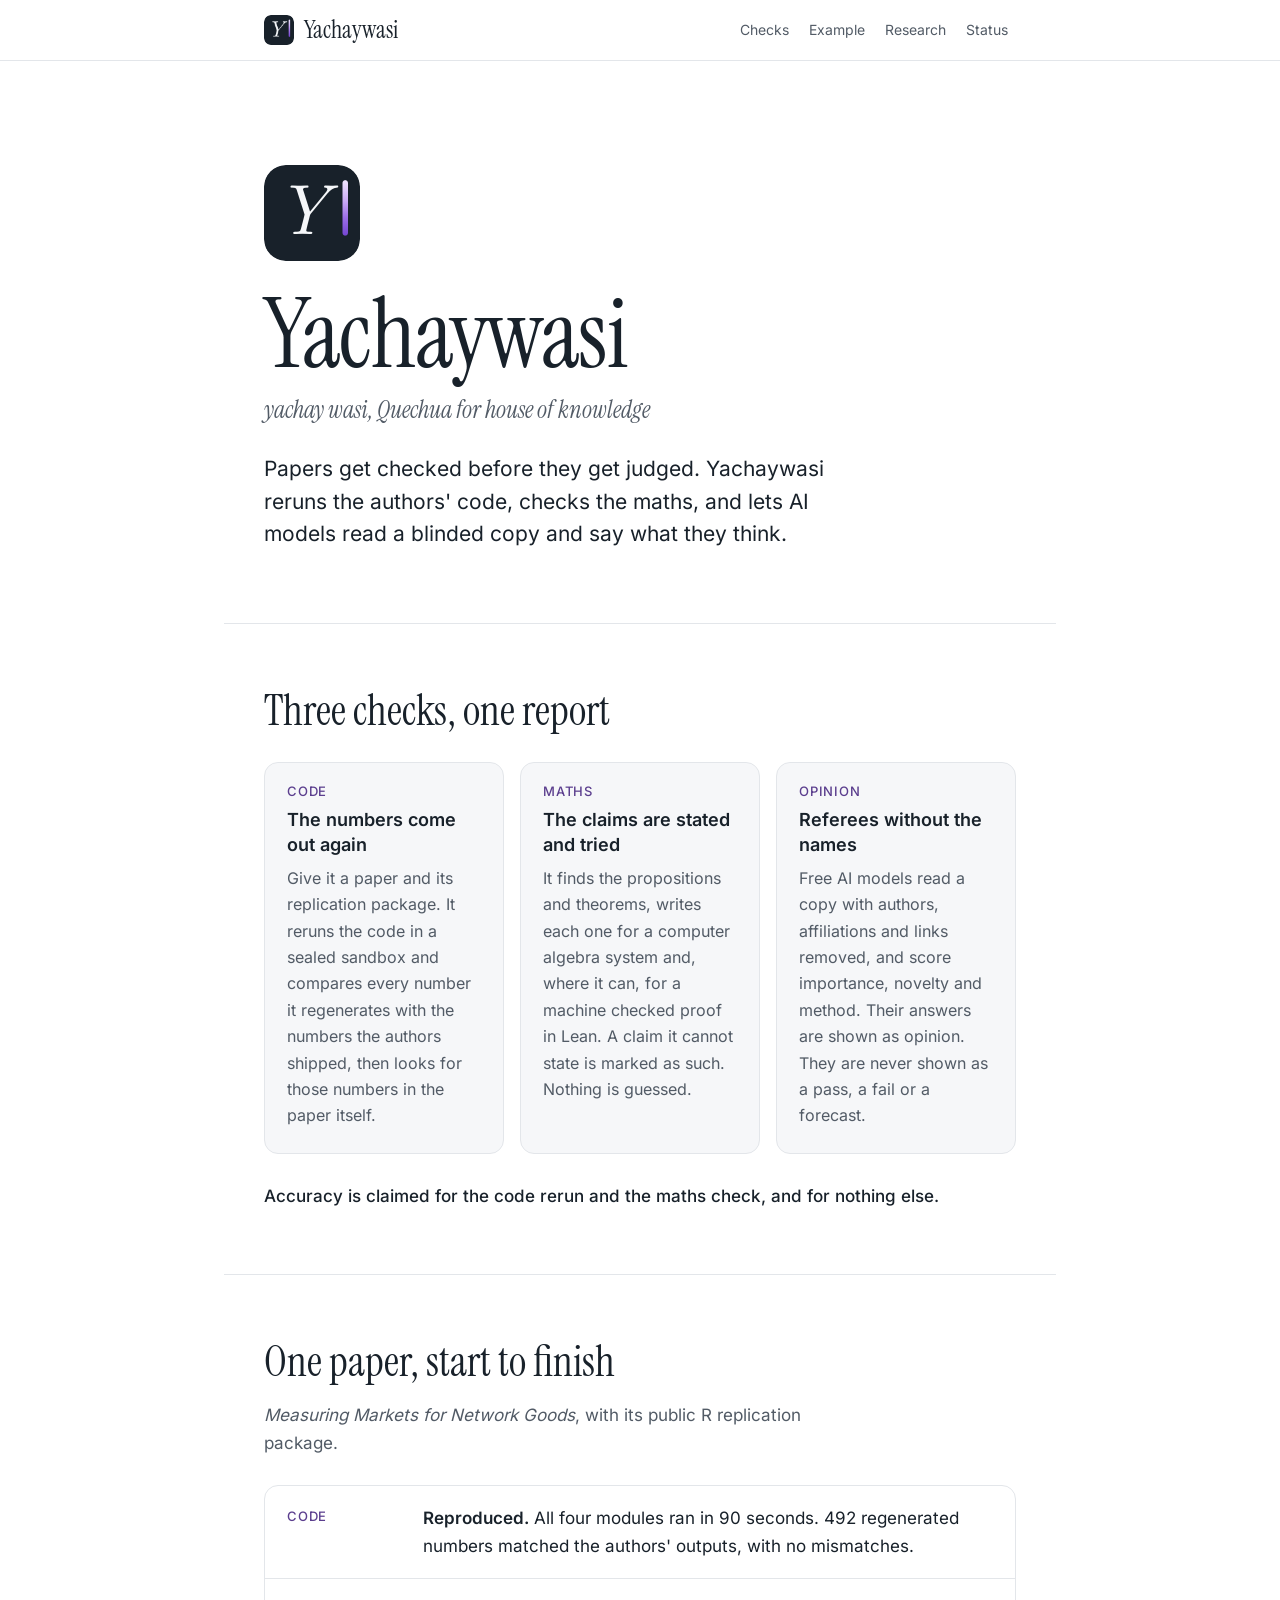
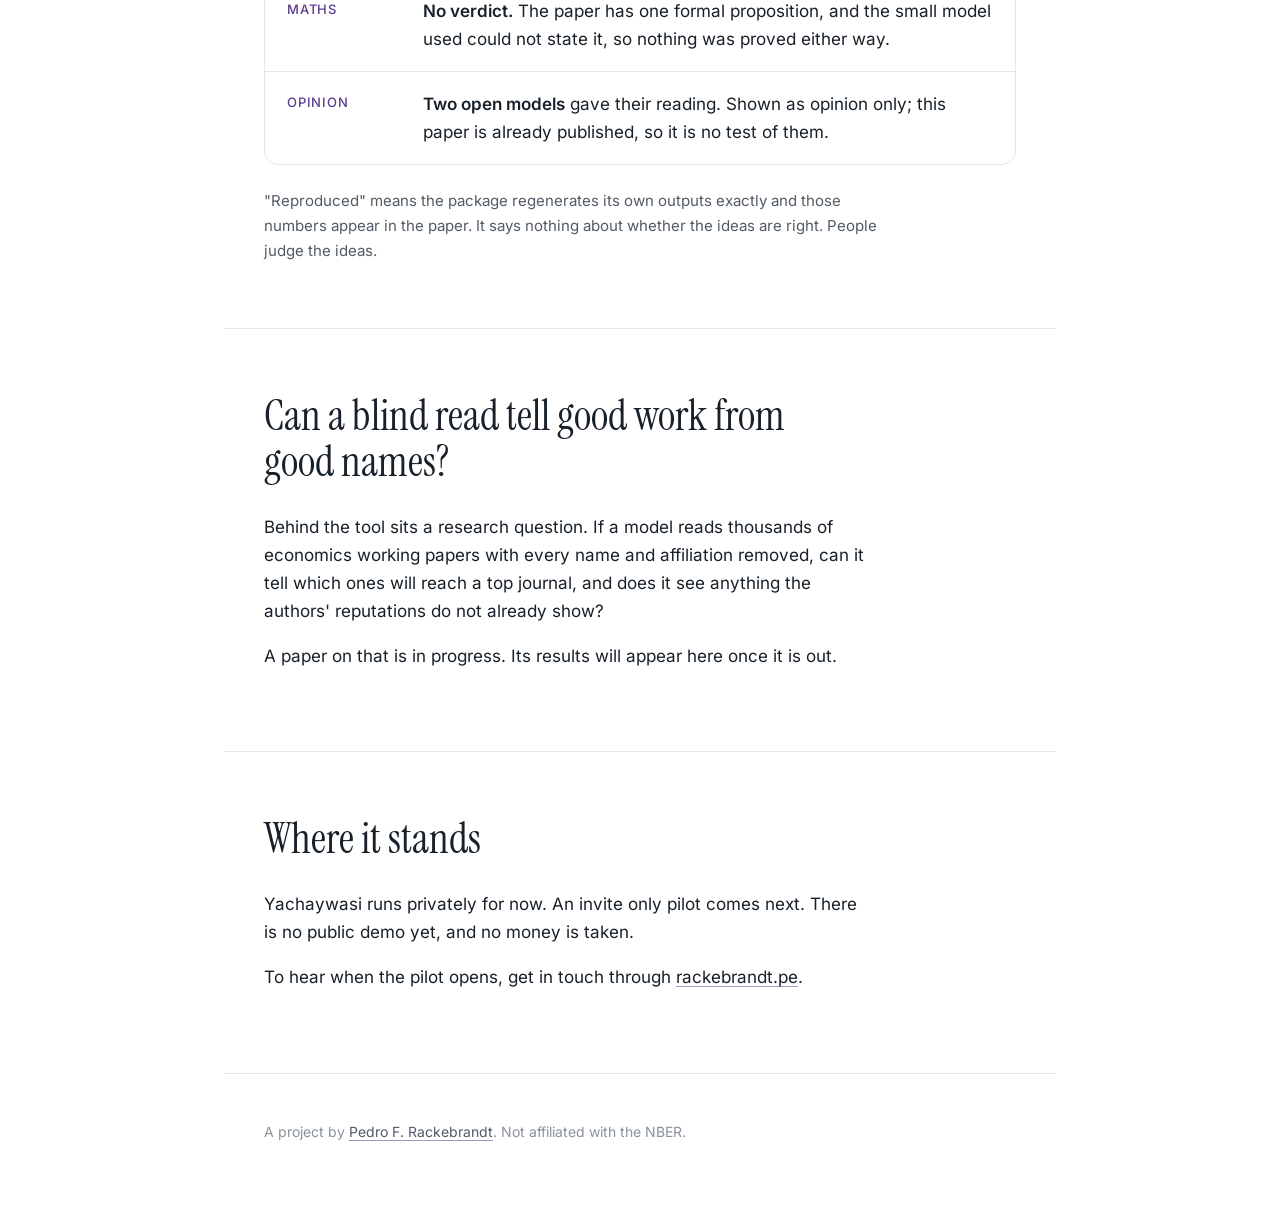
<file: index.html>
<!doctype html>
<html lang="en">
<head>
<meta charset="utf-8">
<meta name="viewport" content="width=device-width, initial-scale=1">
<meta http-equiv="Content-Security-Policy" content="default-src 'none'; style-src 'self'; font-src 'self'; img-src 'self'; base-uri 'none'; form-action 'none'">
<meta name="referrer" content="strict-origin-when-cross-origin">
<title>Yachaywasi</title>
<meta name="description" content="Yachaywasi checks economics papers: it reruns the authors' code, checks the maths, and lets AI models give labelled opinions on a blinded copy.">
<meta name="theme-color" content="#ffffff" media="(prefers-color-scheme: light)">
<meta name="theme-color" content="#101418" media="(prefers-color-scheme: dark)">
<link rel="icon" href="favicon-32.png" sizes="32x32" type="image/png">
<link rel="icon" href="icon-192.png" sizes="192x192" type="image/png">
<link rel="apple-touch-icon" href="apple-touch-icon.png">
<link rel="preload" href="fonts/instrument-serif-latin-400-normal.woff2" as="font" type="font/woff2" crossorigin>
<link rel="stylesheet" href="style.css">
</head>
<body>
<a class="skip" href="#main">Skip to content</a>

<header class="top">
  <div class="wrap top-row">
    <a class="brand" href="./"><img src="mark-96.png" width="30" height="30" alt="">Yachaywasi</a>
    <nav aria-label="Sections">
      <a href="#checks">Checks</a>
      <a href="#example">Example</a>
      <a href="#research">Research</a>
      <a href="#status">Status</a>
    </nav>
  </div>
</header>

<main id="main">
  <section class="hero wrap">
    <img class="hero-mark" src="icon-192.png" width="96" height="96" alt="">
    <h1>Yachaywasi</h1>
    <p class="meaning"><span lang="qu">yachay wasi</span>, Quechua for house of knowledge</p>
    <p class="lede">Papers get checked before they get judged. Yachaywasi reruns the authors' code, checks the maths, and lets AI models read a blinded copy and say what they think.</p>
  </section>

  <section id="checks" class="wrap block" aria-labelledby="checks-h">
    <h2 id="checks-h">Three checks, one report</h2>
    <ol class="checks">
      <li>
        <p class="label">Code</p>
        <h3>The numbers come out again</h3>
        <p>Give it a paper and its replication package. It reruns the code in a sealed sandbox and compares every number it regenerates with the numbers the authors shipped, then looks for those numbers in the paper itself.</p>
      </li>
      <li>
        <p class="label">Maths</p>
        <h3>The claims are stated and tried</h3>
        <p>It finds the propositions and theorems, writes each one for a computer algebra system and, where it can, for a machine checked proof in Lean. A claim it cannot state is marked as such. Nothing is guessed.</p>
      </li>
      <li>
        <p class="label">Opinion</p>
        <h3>Referees without the names</h3>
        <p>Free AI models read a copy with authors, affiliations and links removed, and score importance, novelty and method. Their answers are shown as opinion. They are never shown as a pass, a fail or a forecast.</p>
      </li>
    </ol>
    <p class="claim">Accuracy is claimed for the code rerun and the maths check, and for nothing else.</p>
  </section>

  <section id="example" class="wrap block" aria-labelledby="example-h">
    <h2 id="example-h">One paper, start to finish</h2>
    <p class="intro"><cite>Measuring Markets for Network Goods</cite>, with its public R replication package.</p>
    <dl class="report">
      <div>
        <dt>Code</dt>
        <dd><strong>Reproduced.</strong> All four modules ran in 90 seconds. 492 regenerated numbers matched the authors' outputs, with no mismatches.</dd>
      </div>
      <div>
        <dt>Maths</dt>
        <dd><strong>No verdict.</strong> The paper has one formal proposition, and the small model used could not state it, so nothing was proved either way.</dd>
      </div>
      <div>
        <dt>Opinion</dt>
        <dd><strong>Two open models</strong> gave their reading. Shown as opinion only; this paper is already published, so it is no test of them.</dd>
      </div>
    </dl>
    <p class="fine">"Reproduced" means the package regenerates its own outputs exactly and those numbers appear in the paper. It says nothing about whether the ideas are right. People judge the ideas.</p>
  </section>

  <section id="research" class="wrap block" aria-labelledby="research-h">
    <h2 id="research-h">Can a blind read tell good work from good names?</h2>
    <p>Behind the tool sits a research question. If a model reads thousands of economics working papers with every name and affiliation removed, can it tell which ones will reach a top journal, and does it see anything the authors' reputations do not already show?</p>
    <p>A paper on that is in progress. Its results will appear here once it is out.</p>
  </section>

  <section id="status" class="wrap block" aria-labelledby="status-h">
    <h2 id="status-h">Where it stands</h2>
    <p>Yachaywasi runs privately for now. An invite only pilot comes next. There is no public demo yet, and no money is taken.</p>
    <p>To hear when the pilot opens, get in touch through <a href="https://rackebrandt.pe/">rackebrandt.pe</a>.</p>
  </section>
</main>

<footer class="wrap foot">
  <p>A project by <a href="https://rackebrandt.pe/">Pedro F. Rackebrandt</a>. Not affiliated with the NBER.</p>
</footer>
</body>
</html>
</file>
<file: style.css>
/* Yachaywasi's public page. No scripts, no outside requests: the fonts are the ones rackebrandt.pe
   ships (Instrument Serif, Inter; OFL texts beside them), the colours are its ink and its purple. */
@font-face{font-family:"Instrument Serif";src:url(fonts/instrument-serif-latin-400-normal.woff2) format("woff2");font-weight:400;font-style:normal;font-display:swap}
@font-face{font-family:"Instrument Serif";src:url(fonts/instrument-serif-latin-400-italic.woff2) format("woff2");font-weight:400;font-style:italic;font-display:swap}
@font-face{font-family:Inter;src:url(fonts/inter-latin-400-normal.woff2) format("woff2");font-weight:400;font-style:normal;font-display:swap}
@font-face{font-family:Inter;src:url(fonts/inter-latin-500-normal.woff2) format("woff2");font-weight:500;font-style:normal;font-display:swap}
@font-face{font-family:Inter;src:url(fonts/inter-latin-600-normal.woff2) format("woff2");font-weight:600;font-style:normal;font-display:swap}

:root{
  --bg:#FFFFFF;--surface:#F6F7F9;--ink:#18212A;--muted:#525B66;--faint:#8A929B;--line:#E3E6EA;
  --purple:#5B3E8E;--purple-soft:#EFEAF7;
  --serif:"Instrument Serif",Georgia,"Times New Roman",serif;
  --sans:Inter,system-ui,-apple-system,"Segoe UI",Helvetica,Arial,sans-serif;
  color-scheme:light dark;
}
@media (prefers-color-scheme:dark){
  :root{--bg:#101418;--surface:#171C21;--ink:#E8EAED;--muted:#A3ACB6;--faint:#78818B;--line:#262D35;--purple:#B6A2E0;--purple-soft:#221C30}
}

*{box-sizing:border-box}
html{-webkit-text-size-adjust:100%;scroll-behavior:smooth;scroll-padding-top:72px}
@media (prefers-reduced-motion:reduce){html{scroll-behavior:auto}}
body{margin:0;background:var(--bg);color:var(--ink);font:400 17px/1.65 var(--sans)}
a{color:var(--ink);text-decoration-color:color-mix(in srgb,var(--purple) 55%,transparent);text-underline-offset:.18em}
a:hover{color:var(--purple)}
a:focus-visible{outline:2px solid var(--purple);outline-offset:3px;border-radius:2px}
.wrap{max-width:52rem;margin:0 auto;padding-inline:clamp(16px,5vw,40px)}
.skip{position:absolute;left:12px;top:-60px;background:var(--ink);color:var(--bg);padding:8px 12px;border-radius:6px;z-index:10}
.skip:focus{top:12px}

/* the bar: name on the left, sections on the right; it stays as the page scrolls */
.top{position:sticky;top:0;z-index:5;background:color-mix(in srgb,var(--bg) 92%,transparent);backdrop-filter:blur(8px);-webkit-backdrop-filter:blur(8px);border-bottom:1px solid var(--line)}
.top-row{display:flex;align-items:center;justify-content:space-between;gap:16px;min-height:60px}
.brand{display:inline-flex;align-items:center;gap:10px;font:400 24px/1 var(--serif);text-decoration:none}
.brand img{border-radius:7px}
nav{display:flex;gap:4px;flex-wrap:wrap;justify-content:flex-end}
nav a{font-size:14px;color:var(--muted);text-decoration:none;padding:10px 8px;border-radius:6px}
nav a:hover{color:var(--purple)}
@media (max-width:560px){nav a:nth-child(n+3){display:none}}

.hero{padding-block:clamp(56px,10vw,104px) clamp(40px,7vw,72px)}
.hero-mark{display:block;border-radius:22px;margin-bottom:28px}
h1{margin:0;font:400 clamp(56px,11vw,96px)/.95 var(--serif);letter-spacing:-.01em}
.meaning{margin:14px 0 0;font:italic 400 clamp(20px,3vw,24px)/1.3 var(--serif);color:var(--muted)}
.lede{margin:28px 0 0;max-width:36rem;font-size:clamp(19px,2.4vw,21px);line-height:1.55}

.block{padding-block:clamp(40px,7vw,64px);border-top:1px solid var(--line)}
h2{margin:0 0 28px;font:400 clamp(32px,5vw,42px)/1.1 var(--serif);max-width:34rem}
h3{margin:0 0 8px;font:600 18px/1.35 var(--sans)}
.intro{margin:-12px 0 28px;color:var(--muted);max-width:38rem}
.label{margin:0 0 10px;font:500 13px/1 var(--sans);letter-spacing:.06em;text-transform:uppercase;color:var(--purple)}

.checks{list-style:none;margin:0;padding:0;display:grid;grid-template-columns:repeat(auto-fit,minmax(min(100%,15rem),1fr));gap:16px}
.checks li{background:var(--surface);border:1px solid var(--line);border-radius:14px;padding:22px 22px 24px}
.checks li p:last-child{margin:0;color:var(--muted);font-size:16px}
.claim{margin:28px 0 0;font-weight:500}

.report{margin:0;display:grid;gap:0;border:1px solid var(--line);border-radius:14px;overflow:hidden}
.report div{display:grid;grid-template-columns:7.5rem 1fr;gap:16px;padding:18px 22px;border-top:1px solid var(--line)}
.report div:first-child{border-top:0}
.report dt{font:500 13px/1.65 var(--sans);letter-spacing:.06em;text-transform:uppercase;color:var(--purple);padding-top:2px}
.report dd{margin:0}
@media (max-width:520px){.report div{grid-template-columns:1fr;gap:4px}}

.stats{display:grid;grid-template-columns:repeat(auto-fit,minmax(min(100%,14rem),1fr));gap:16px}
.stat{border:1px solid var(--line);border-radius:14px;padding:22px}
.stat .n{margin:0 0 10px;font:400 clamp(40px,6vw,52px)/1 var(--serif);color:var(--purple);font-variant-numeric:lining-nums}
.stat .vs{font:italic 400 .5em/1 var(--serif);color:var(--faint);margin:0 .3em}
.stat .n.pair{font-size:clamp(34px,4.6vw,42px);line-height:clamp(40px,6vw,52px)}
@media (prefers-color-scheme:dark){.hero-mark,.brand img{box-shadow:0 0 0 1px var(--line)}}
.stat .what{margin:0;color:var(--muted);font-size:15.5px;line-height:1.55}
.fine{margin:24px 0 0;max-width:40rem;color:var(--muted);font-size:15px}

#research p,#status p{max-width:38rem}
.foot{padding-block:32px 48px;border-top:1px solid var(--line);color:var(--faint);font-size:14px}
.foot a{color:var(--muted)}
cite{font-style:italic}
</file>
